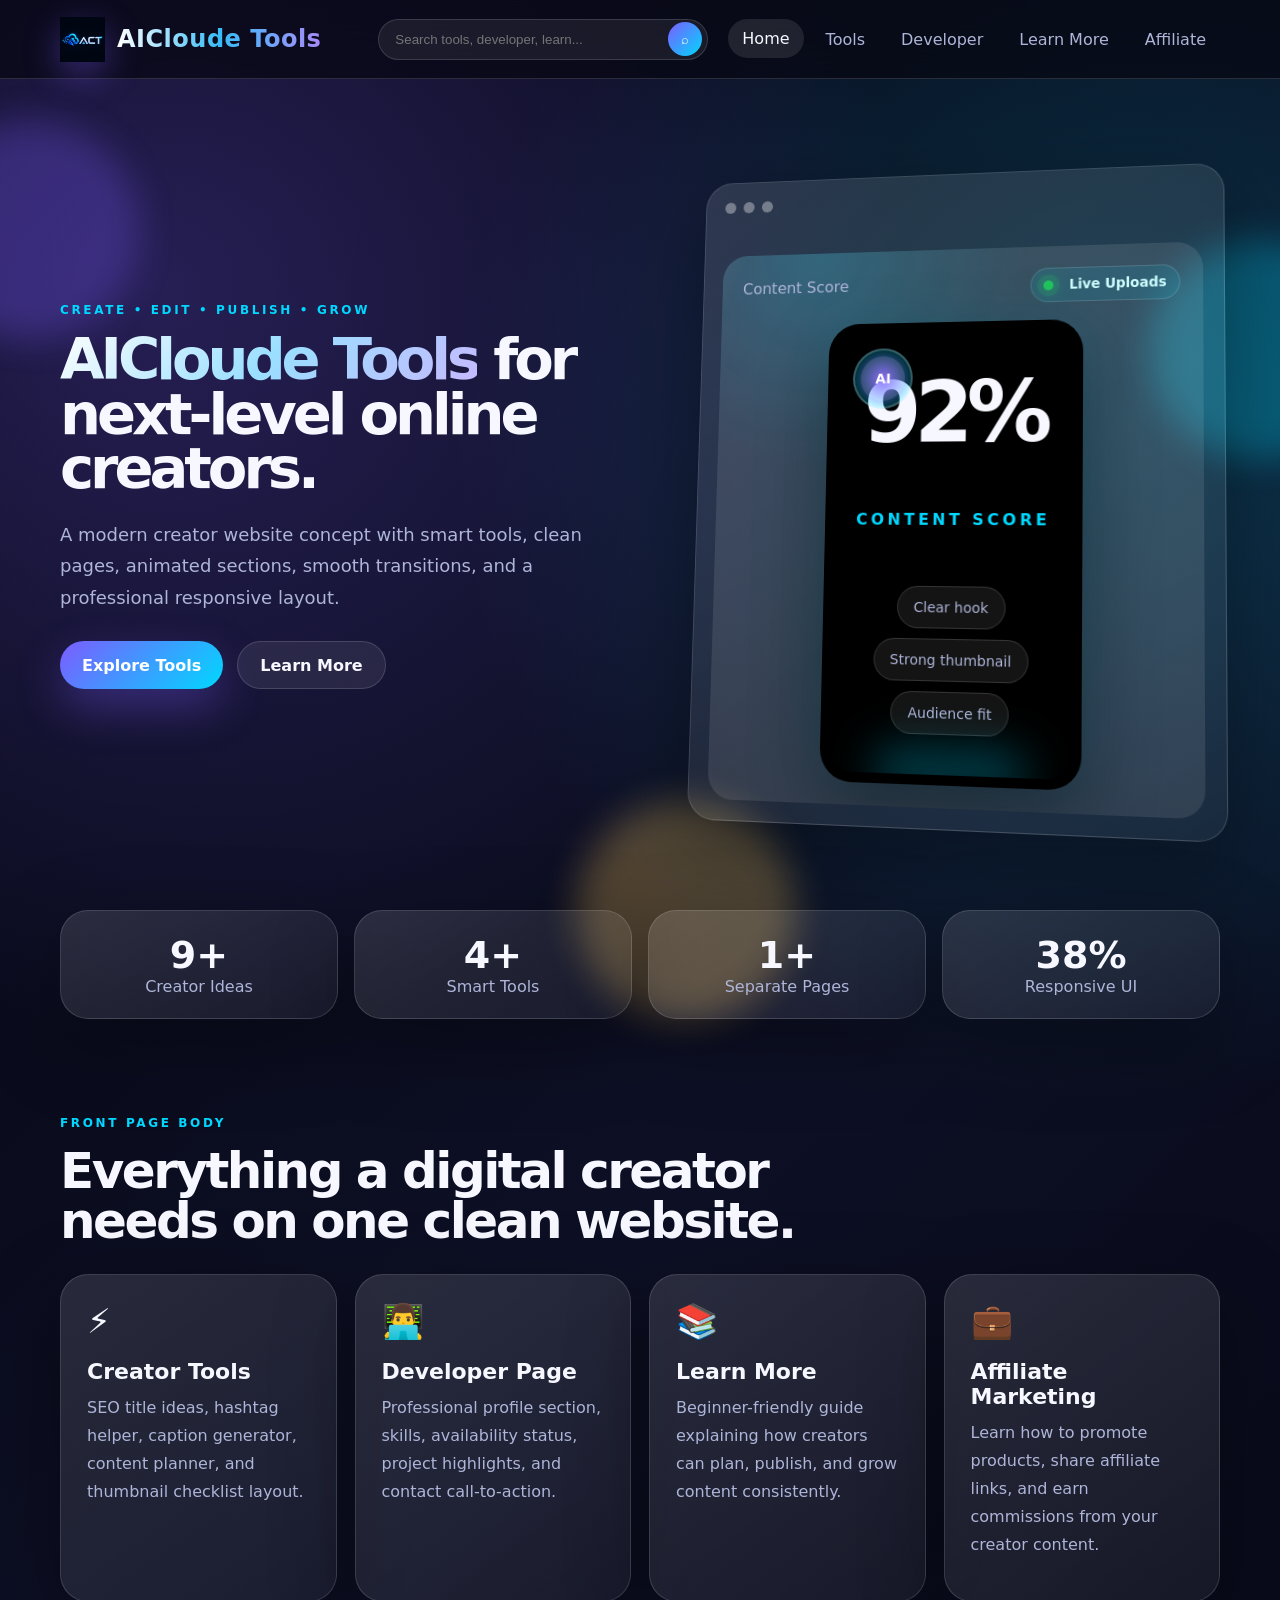
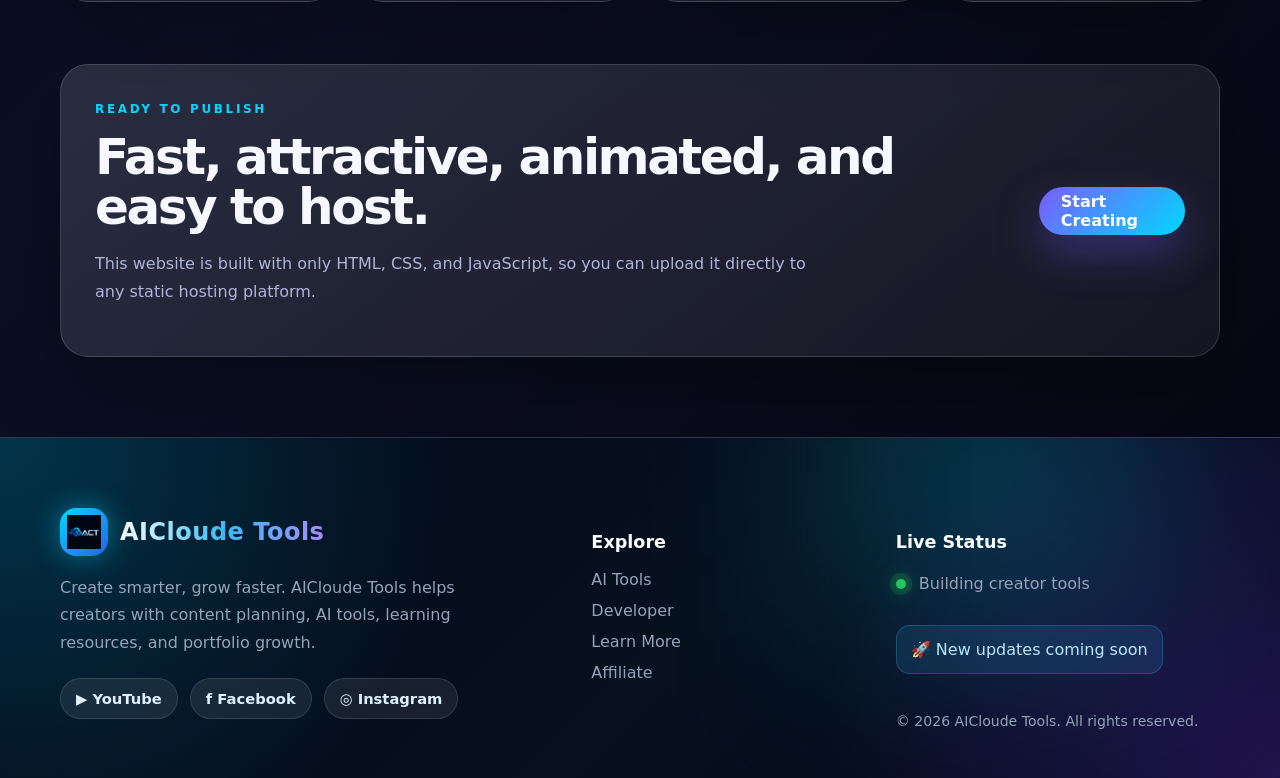
<file: index.html>
<!DOCTYPE html>
<html lang="en">
<head>
  <title>AICloud Tools - AI Video, AI Images, PDF Editor, Reels Downloader & More</title>
  <meta name="description"
    content="AICloud Tools is an all-in-one platform for AI video creation, AI-generated images, and entertainment. Download Instagram reels, edit PDFs, create Word & Excel files, remove image backgrounds, and solve all image-related tasks. Get latest stock market news, finance updates, and useful tools for students, creators, and everyday needs.">
  <meta charset="UTF-8" />
  <meta name="viewport" content="width=device-width, initial-scale=1.0" />
  <link rel="icon" href="Images/logo.png" type="image/png">
  <link rel="stylesheet" href="styles.css" />
</head>
<body data-page="home">
  <div class="page-transition"></div>
  <div class="bg-orbs" aria-hidden="true">
    <span></span><span></span><span></span>
  </div>

  <header class="site-header">
    <nav class="navbar container">
      <a class="brand magnetic" href="index.html" aria-label="AICloude Tools home">
        <span class="logo-mark"><img src="Images/logo.png" alt="AICloude Tools logo" /></span>
        <span class="logo-name">AICloude Tools</span>
      </a>

      <button class="menu-toggle" aria-label="Open menu" aria-expanded="false">
        <span></span><span></span><span></span>
      </button>

      <div class="nav-panel">
        <div class="search-box">
          <input id="siteSearch" type="search" placeholder="Search tools, developer, learn..." autocomplete="off" />
          <button id="searchBtn" aria-label="Search">⌕</button>
          <div id="searchResults" class="search-results" aria-live="polite"></div>
        </div>

        <ul class="nav-links">
          <li><a class="active" href="index.html">Home</a></li>
          <li><a href="Pages/tools.html">Tools</a></li>
          <li><a href="Pages/developer.html">Developer</a></li>
          <li><a href="Pages/learn-more.html">Learn More</a></li>
          <li><a href="Pages/affiliate.html">Affiliate</a></li>
        </ul>
      </div>
    </nav>
  </header>

  <main>
    <section class="hero container reveal">
      <div class="hero-copy">
        <p class="eyebrow">Create • Edit • Publish • Grow</p>
        <h1><a class="title-link" href="Pages/tools.html">AICloude Tools</a> for next-level online creators.</h1>
        <p class="hero-text">A modern creator website concept with smart tools, clean pages, animated sections, smooth transitions, and a professional responsive layout.</p>
        <div class="hero-actions">
          <a class="btn primary" href="Pages/tools.html">Explore Tools</a>
          <a class="btn ghost" href="Pages/learn-more.html">Learn More</a>
        </div>
      </div>

      <div class="hero-visual" aria-label="Animated creator dashboard preview">
        <div class="device-card shorts-device-card floaty">
          <div class="device-top"><span></span><span></span><span></span></div>
          <div class="auto-video-card shine">
            <div class="video-card-head">
              <div>
                <p>Content Score</p>
                <!-- <strong>Auto Channel Videos</strong> -->
              </div>
              <small><span class="live-dot"></span> Live Uploads</small>
            </div>

            <div class="shorts-player-shell" aria-label="Content score preview">
              <div class="avatar-badge" aria-label="Creator avatar">AI</div>
              <div class="score-shell">
                <div class="score-value">92%</div>
                <p>Content Score</p>
                <div class="score-badges">
                  <span>Clear hook</span>
                  <span>Strong thumbnail</span>
                  <span>Audience fit</span>
                </div>
              </div>
              <div class="video-glow"></div>
            </div>
          </div>
          <!-- <div class="mini-grid">
            <div><b>Auto</b><span>Play</span></div>
            <div><b>Muted</b><span>Audio Off</span></div>
            <div><b>Loop</b><span>One by one</span></div>
            <div><b>Auto</b><span>New Uploads</span></div>
          </div> -->
        </div>
      </div>
    </section>

    <section class="stats-strip container reveal">
      <article><strong data-count="25">0</strong><span>Creator Ideas</span></article>
      <article><strong data-count="12">0</strong><span>Smart Tools</span></article>
      <article><strong data-count="4">0</strong><span>Separate Pages</span></article>
      <article><strong data-count="100">0</strong><span>Responsive UI</span></article>
    </section>

    <section class="container section reveal">
      <div class="section-heading">
        <p class="eyebrow">Front Page Body</p>
        <h2>Everything a digital creator needs on one clean website.</h2>
      </div>
      <div class="feature-grid">
        <a class="feature-card" href="Pages/tools.html">
          <span class="card-icon">⚡</span>
          <h3>Creator Tools</h3>
          <p>SEO title ideas, hashtag helper, caption generator, content planner, and thumbnail checklist layout.</p>
        </a>
        <a class="feature-card" href="Pages/developer.html">
          <span class="card-icon">👨‍💻</span>
          <h3>Developer Page</h3>
          <p>Professional profile section, skills, availability status, project highlights, and contact call-to-action.</p>
        </a>
        <a class="feature-card" href="Pages/learn-more.html">
          <span class="card-icon">📚</span>
          <h3>Learn More</h3>
          <p>Beginner-friendly guide explaining how creators can plan, publish, and grow content consistently.</p>
        </a>
        <a class="feature-card" href="Pages/affiliate.html">
          <span class="card-icon">💼</span>
          <h3>Affiliate Marketing</h3>
          <p>Learn how to promote products, share affiliate links, and earn commissions from your creator content.</p>
        </a>
      </div>
    </section>

    <section class="cta-panel container reveal">
      <div>
        <p class="eyebrow">Ready to publish</p>
        <h2>Fast, attractive, animated, and easy to host.</h2>
        <p>This website is built with only HTML, CSS, and JavaScript, so you can upload it directly to any static hosting platform.</p>
      </div>
      <a class="btn primary" href="Pages/tools.html">Start Creating</a>
    </section>
  </main>

  <footer class="site-footer">
    <div class="footer-glow"></div>

    <div class="container footer-grid">
      <div class="footer-about">
        <a class="brand footer-brand" href="index.html">
          <span class="logo-mark"><img src="Images/logo.png" alt="AICloude Tools logo" /></span>
          <span class="logo-name">AICloude Tools</span>
        </a>

        <p>
          Create smarter, grow faster. AICloude Tools helps creators with content planning,
          AI tools, learning resources, and portfolio growth.
        </p>

        <div class="footer-social">
          <a class="social-link youtube" href="https://www.youtube.com/channel/UCzxpUkSJjWvFqvvDOSSu3nQ" aria-label="YouTube">▶ YouTube</a>
          <a class="social-link facebook" href="https://www.facebook.com/share/1UuDpsNNCD/" aria-label="Facebook">f Facebook</a>
          <a class="social-link instagram" href="https://www.instagram.com/nganimationcr/" aria-label="Instagram">◎ Instagram</a>
        </div>
      </div>

      <div class="footer-links">
        <h4>Explore</h4>
        <a href="Pages/tools.html">AI Tools</a>
        <a href="Pages/developer.html">Developer</a>
        <a href="Pages/learn-more.html">Learn More</a>
        <a href="Pages/affiliate.html">Affiliate</a>
      </div>

      <div class="footer-status">
        <h4>Live Status</h4>
        <p><span class="live-dot"></span> Building creator tools</p>
        <p class="footer-badge">🚀 New updates coming soon</p>
        <p class="copyright">© <span id="year"></span> AICloude Tools. All rights reserved.</p>
      </div>
    </div>
  </footer>
  <script src="script.js"></script>
</body>
</html>
</file>
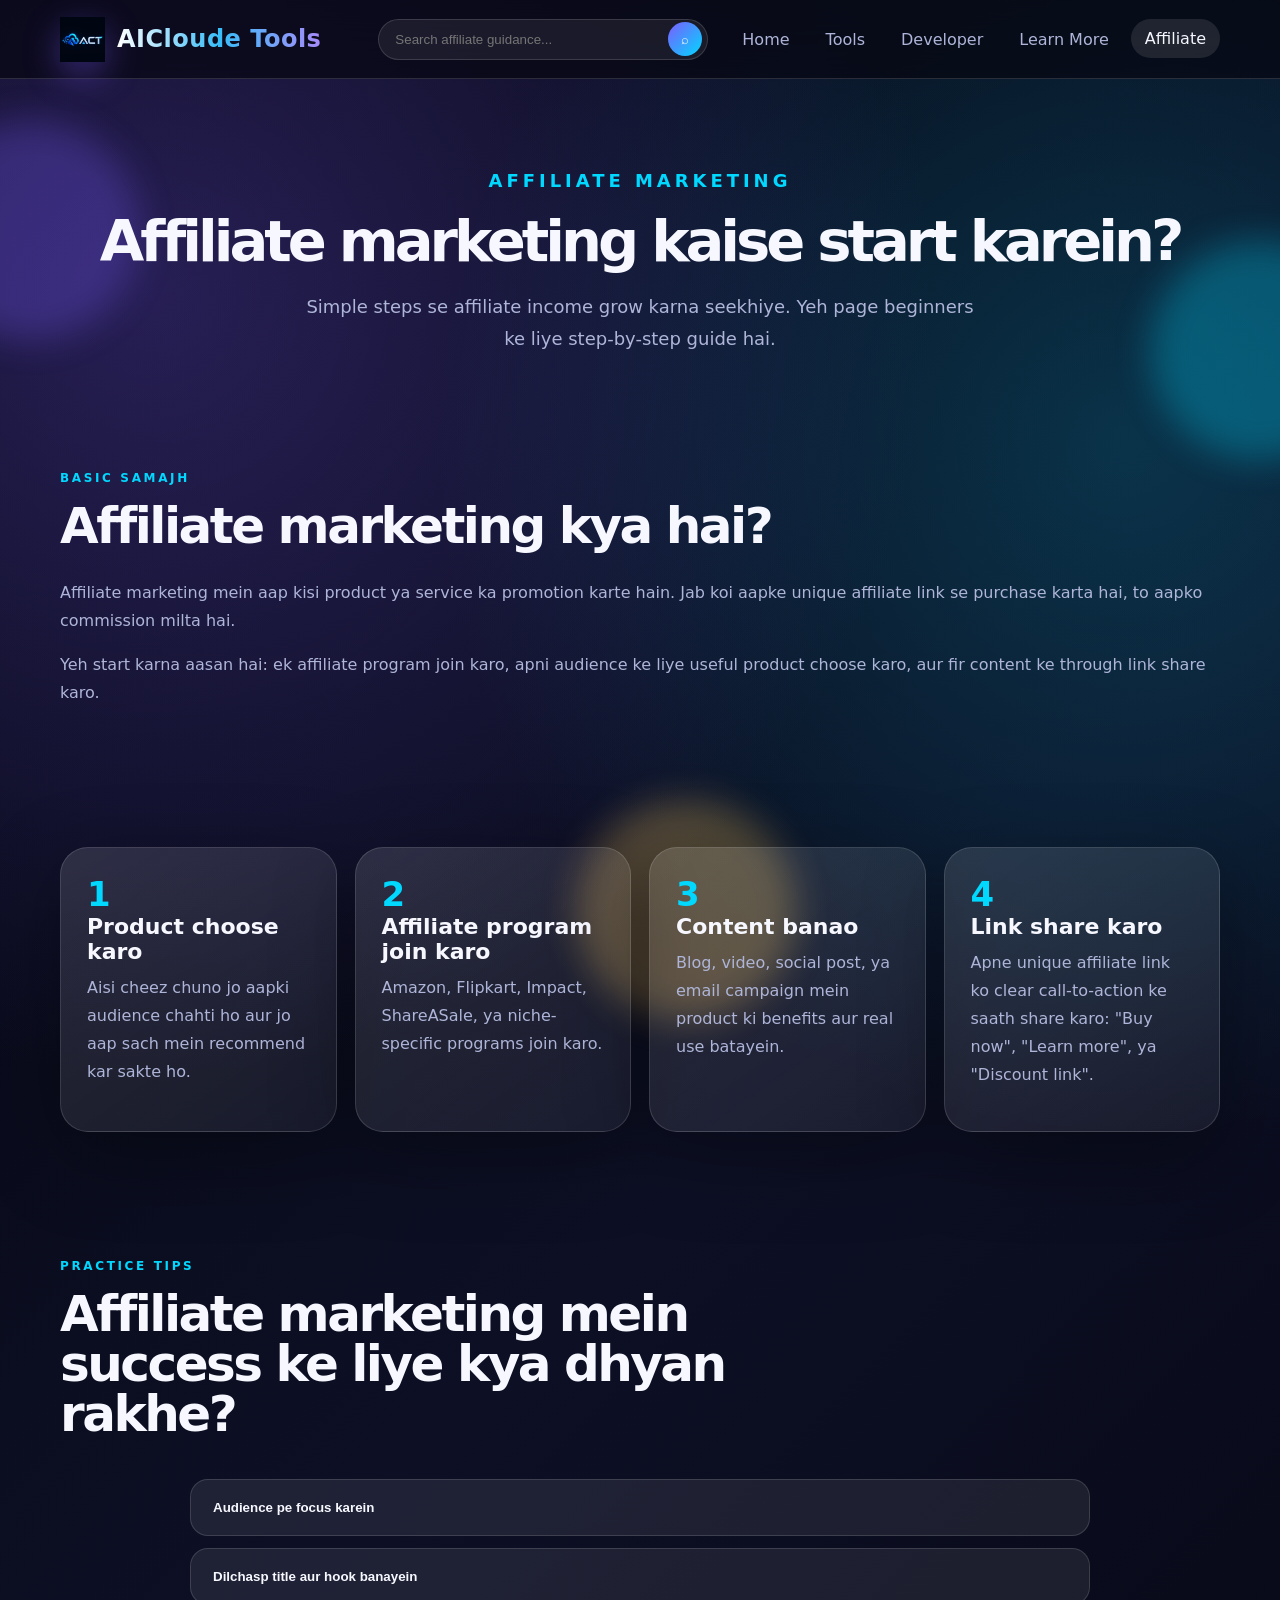
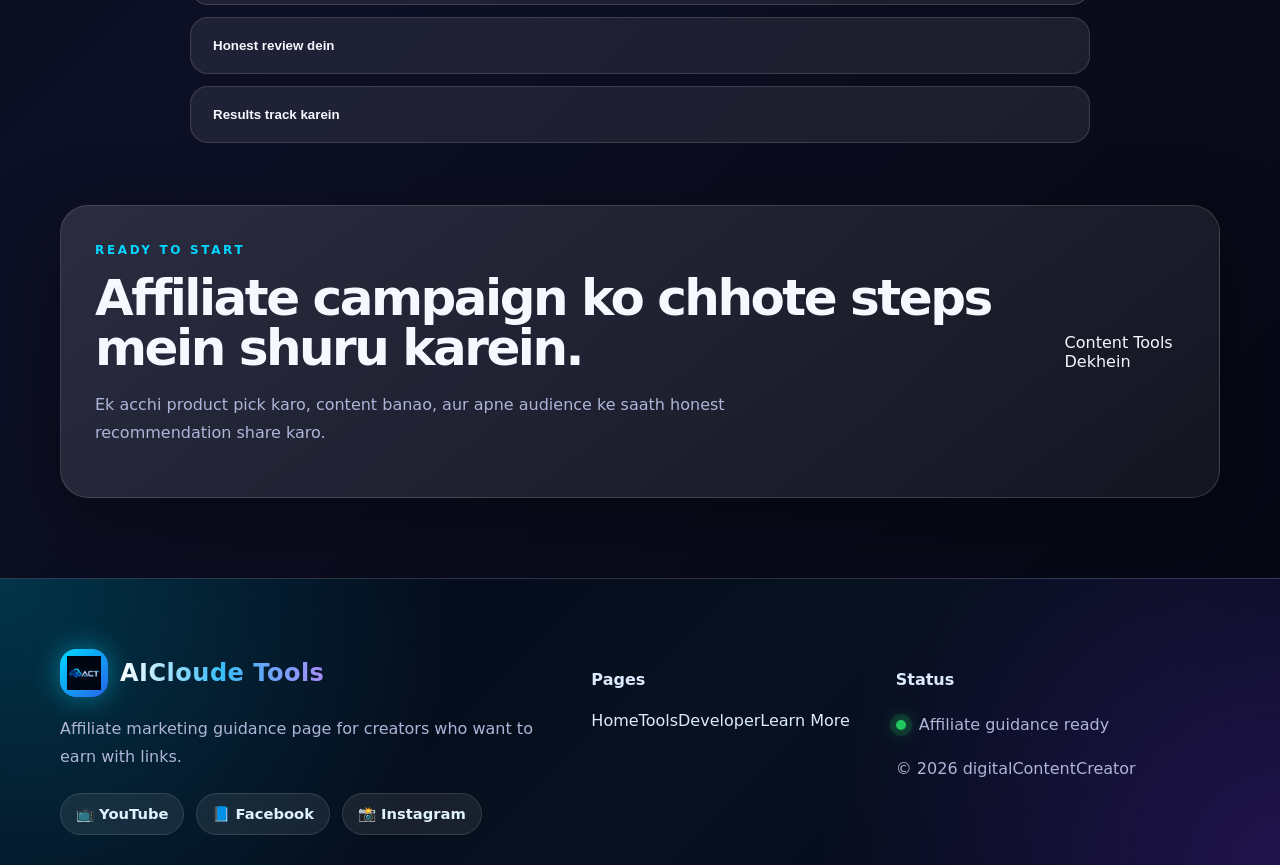
<file: Pages/affiliate.html>
<!DOCTYPE html>
<html lang="en">
<head>
  <meta charset="UTF-8" />
  <meta name="viewport" content="width=device-width, initial-scale=1.0" />
  <title>AICloude Tools | Affiliate</title>
  <link rel="icon" href="../Images/logo.png" type="image/png">
  <link rel="stylesheet" href="../styles.css" />
</head>
<body data-page="affiliate">
  <div class="page-transition"></div>
  <div class="bg-orbs" aria-hidden="true"><span></span><span></span><span></span></div>

  <header class="site-header">
    <nav class="navbar container">
      <a class="brand magnetic" href="../index.html" aria-label="AICloude Tools home"><span class="logo-mark"><img src="../Images/logo.png" alt="AICloude Tools logo" /></span><span class="logo-name">AICloude Tools</span></a>
      <button class="menu-toggle" aria-label="Open menu" aria-expanded="false"><span></span><span></span><span></span></button>
      <div class="nav-panel">
        <div class="search-box">
          <input id="siteSearch" type="search" placeholder="Search affiliate guidance..." autocomplete="off" />
          <button id="searchBtn" aria-label="Search">⌕</button>
          <div id="searchResults" class="search-results" aria-live="polite"></div>
        </div>
        <ul class="nav-links">
          <li><a href="../index.html">Home</a></li>
          <li><a href="tools.html">Tools</a></li>
          <li><a href="developer.html">Developer</a></li>
          <li><a href="learn-more.html">Learn More</a></li>
          <li><a class="active" href="affiliate.html">Affiliate</a></li>
        </ul>
      </div>
    </nav>
  </header>

  <main>
    <section class="sub-hero container reveal">
      <p class="eyebrow">Affiliate Marketing</p>
      <h1>Affiliate marketing kaise start karein?</h1>
      <p>Simple steps se affiliate income grow karna seekhiye. Yeh page beginners ke liye step-by-step guide hai.</p>
    </section>

    <section class="container section reveal">
      <div class="section-heading">
        <p class="eyebrow">Basic Samajh</p>
        <h2>Affiliate marketing kya hai?</h2>
      </div>
      <p>Affiliate marketing mein aap kisi product ya service ka promotion karte hain. Jab koi aapke unique affiliate link se purchase karta hai, to aapko commission milta hai.</p>
      <p>Yeh start karna aasan hai: ek affiliate program join karo, apni audience ke liye useful product choose karo, aur fir content ke through link share karo.</p>
    </section>

    <section class="container section reveal">
      <div class="learn-grid">
        <article class="learn-card"><span>1</span><h3>Product choose karo</h3><p>Aisi cheez chuno jo aapki audience chahti ho aur jo aap sach mein recommend kar sakte ho.</p></article>
        <article class="learn-card"><span>2</span><h3>Affiliate program join karo</h3><p>Amazon, Flipkart, Impact, ShareASale, ya niche-specific programs join karo.</p></article>
        <article class="learn-card"><span>3</span><h3>Content banao</h3><p>Blog, video, social post, ya email campaign mein product ki benefits aur real use batayein.</p></article>
        <article class="learn-card"><span>4</span><h3>Link share karo</h3><p>Apne unique affiliate link ko clear call-to-action ke saath share karo: "Buy now", "Learn more", ya "Discount link".</p></article>
      </div>
    </section>

    <section class="container section reveal">
      <div class="section-heading">
        <p class="eyebrow">Practice Tips</p>
        <h2>Affiliate marketing mein success ke liye kya dhyan rakhe?</h2>
      </div>
      <div class="accordion">
        <button class="accordion-btn">Audience pe focus karein</button>
        <div class="accordion-panel"><p>Aapka audience kis cheez mein interested hai, yeh samajhna sabse zaroori hai. Unke problem ko solve karne wala product chunen.</p></div>

        <button class="accordion-btn">Dilchasp title aur hook banayein</button>
        <div class="accordion-panel"><p>Content ka start strong hona chahiye. Log pehle 3 seconds mein decide karte hain kya dekhna hai.</p></div>

        <button class="accordion-btn">Honest review dein</button>
        <div class="accordion-panel"><p>Safai se bataein product kya karta hai aur kis situation mein best hai. Trust build karne se conversion badhta hai.</p></div>

        <button class="accordion-btn">Results track karein</button>
        <div class="accordion-panel"><p>Link clicks aur sales ko monitor karein. Jo content accha perform kare usi par aur kaam karein.</p></div>
      </div>
    </section>

    <section class="cta-panel container reveal">
      <div>
        <p class="eyebrow">Ready to start</p>
        <h2>Affiliate campaign ko chhote steps mein shuru karein.</h2>
        <p>Ek acchi product pick karo, content banao, aur apne audience ke saath honest recommendation share karo.</p>
      </div>
      <a class=\"btn primary\" href=\"tools.html\">Content Tools Dekhein</a>
    </section>
  </main>

  <footer class="site-footer">
    <div class="container footer-grid">
      <div><a class="brand footer-brand" href="../index.html"><span class="logo-mark"><img src="../Images/logo.png" alt="AICloude Tools logo" /></span><span class="logo-name">AICloude Tools</span></a><p>Affiliate marketing guidance page for creators who want to earn with links.</p><div class="footer-social"><a class="social-link" href="#" aria-label="YouTube">📺 YouTube</a><a class="social-link" href="#" aria-label="Facebook">📘 Facebook</a><a class="social-link" href="#" aria-label="Instagram">📸 Instagram</a></div></div>
      <div><h4>Pages</h4><a href="../index.html">Home</a><a href="tools.html">Tools</a><a href="developer.html">Developer</a><a href="learn-more.html">Learn More</a></div>
      <div><h4>Status</h4><p><span class="live-dot"></span> Affiliate guidance ready</p><p>© <span id="year"></span> digitalContentCreator</p></div>
    </div>
  </footer>
  <script src="../script.js"></script>
</body>
</html>
</file>
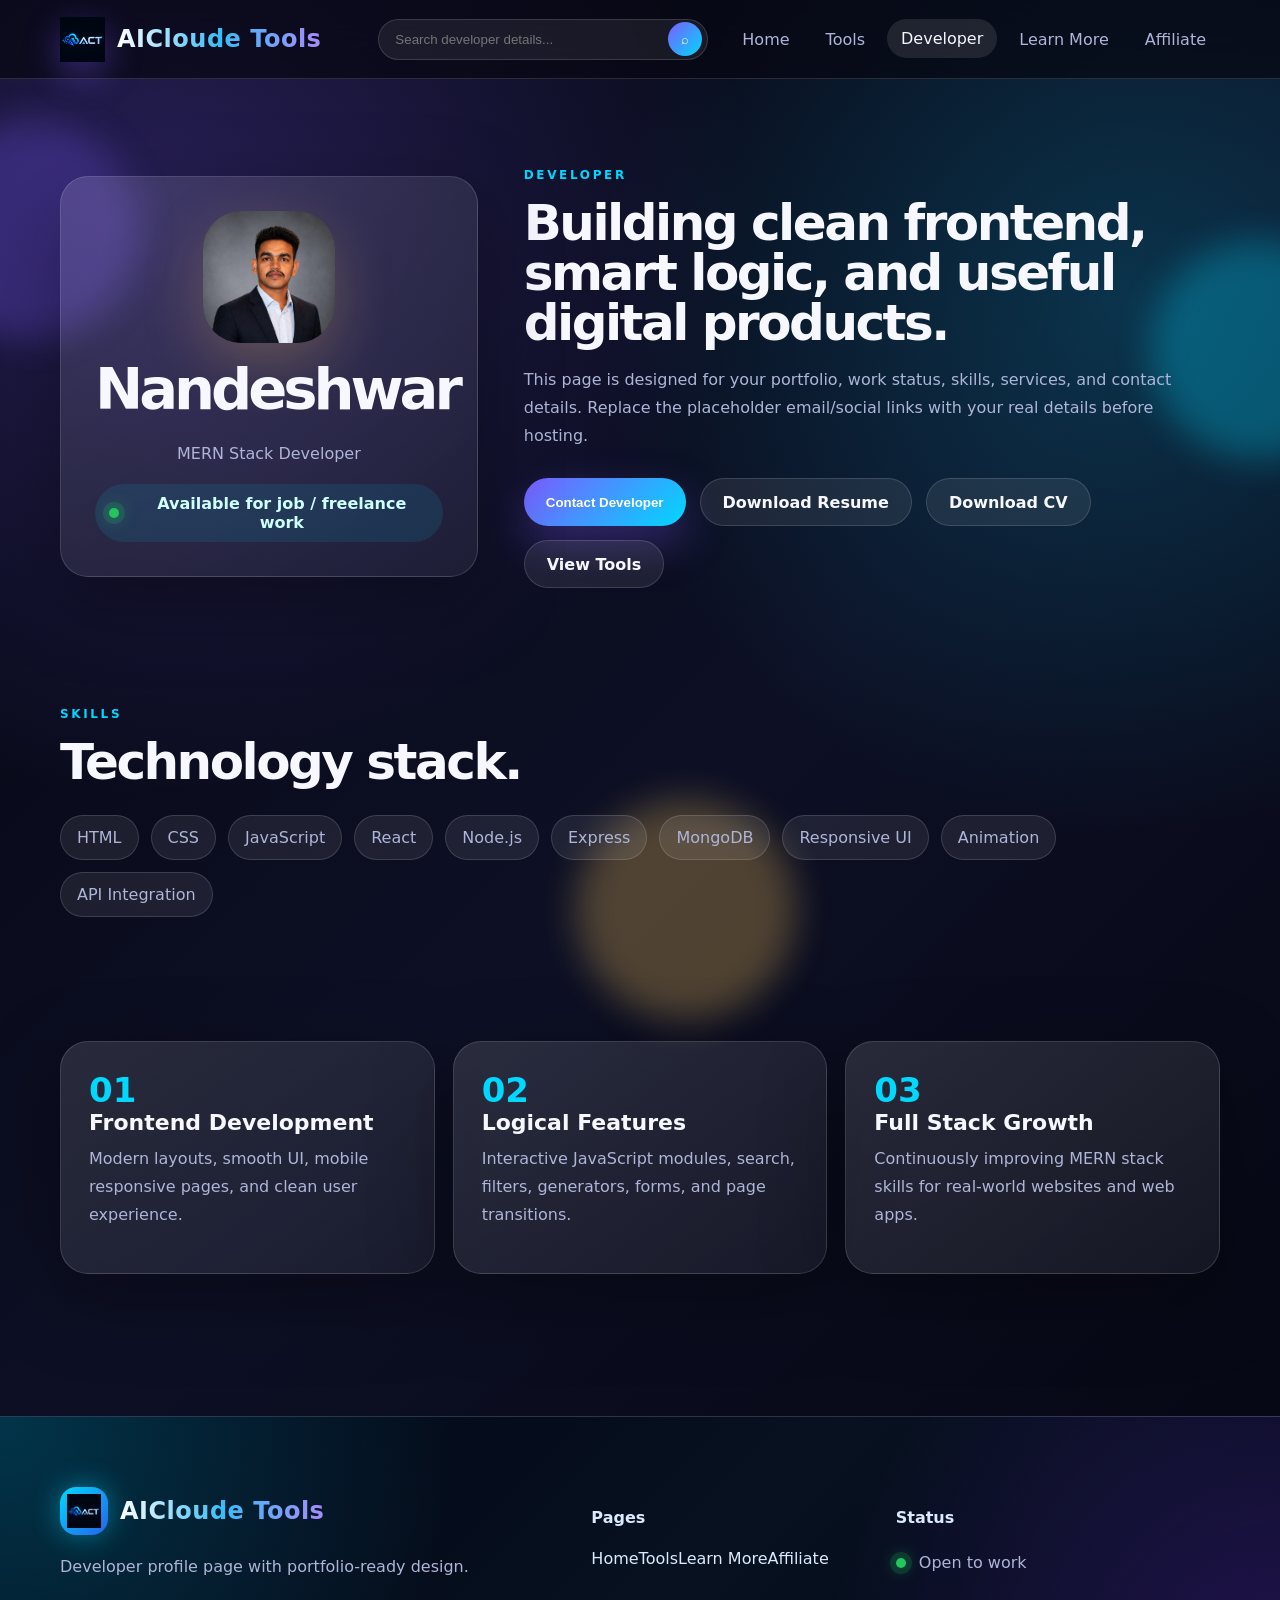
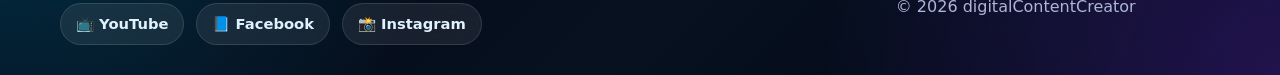
<file: Pages/developer.html>
<!DOCTYPE html>
<html lang="en">

<head>
  <meta charset="UTF-8" />
  <meta name="viewport" content="width=device-width, initial-scale=1.0" />
  <title>AICloude Tools | Developer</title>
  <link rel="icon" href="../Images/logo.png" type="image/png">
  <link rel="stylesheet" href="../styles.css" />
</head>

<body data-page="developer">
  <div class="page-transition"></div>
  <div class="bg-orbs" aria-hidden="true"><span></span><span></span><span></span></div>

  <header class="site-header">
    <nav class="navbar container">
      <a class="brand magnetic" href="../index.html" aria-label="AICloude Tools home"><span class="logo-mark"><img
            src="../Images/logo.png" alt="AICloude Tools logo" /></span><span class="logo-name">AICloude
          Tools</span></a>
      <button class="menu-toggle" aria-label="Open menu"
        aria-expanded="false"><span></span><span></span><span></span></button>
      <div class="nav-panel">
        <div class="search-box">
          <input id="siteSearch" type="search" placeholder="Search developer details..." autocomplete="off" />
          <button id="searchBtn" aria-label="Search">⌕</button>
          <div id="searchResults" class="search-results" aria-live="polite"></div>
        </div>
        <ul class="nav-links">
          <li><a href="../index.html">Home</a></li>
          <li><a href="tools.html">Tools</a></li>
          <li><a class="active" href="developer.html">Developer</a></li>
          <li><a href="learn-more.html">Learn More</a></li>
          <li><a href="affiliate.html">Affiliate</a></li>
        </ul>
      </div>
    </nav>
  </header>
  <div class="contact-modal" id="contactModal">
    <div class="contact-frame">
      <button class="close-contact" id="closeContact">×</button>

      <div class="contact-header">
        <div class="contact-photo"> </div>

        <div>
          <p class="eyebrow">Developer Profile</p>
          <h2>Nandeshwar</h2>
          <p class="developer-role">MERN Stack Developer</p>
          <span class="availability small">
            <span class="live-dot"></span> Available for job / freelance work
          </span>
        </div>
      </div>

      <div class="contact-details-grid">
        <div class="detail-card">
          <span>Name</span>
          <strong>Nandeshwar</strong>
        </div>

        <div class="detail-card">
          <span>Email</span>
          <strong>nandeshwar7678@gmail.com</strong>
        </div>

        <div class="detail-card">
          <span>Contact</span>
          <strong>+91 7565899607</strong>
        </div>

        <div class="detail-card">
          <span>India</span>
          <strong>Gorakhpur, Uttar Pradesh, India</strong>
        </div>

        <div class="detail-card">
          <span>Relocation</span>
          <strong>Ready to relocate / Remote work</strong>
        </div>

        <div class="detail-card">
          <span>Experience</span>
          <strong>Frontend + MERN Projects</strong>
        </div>
      </div>

      <div class="contact-section">
        <h3>Skills</h3>
        <div class="skill-list mini">
          <span>HTML</span>
          <span>CSS</span>
          <span>JavaScript</span>
          <span>React</span>
          <span>Node.js</span>
          <span>Express</span>
          <span>MongoDB</span>
          <span>API Integration</span>
          <span>Responsive UI</span>
        </div>
      </div>

      <div class="contact-section">
        <h3>About Me</h3>
        <p>
          I build clean, responsive and user-friendly websites with modern UI,
          animations, JavaScript features, and MERN stack development.
        </p>
      </div>

      <div class="contact-actions">
        <a class="btn primary" href="mailto:nandeshwar7678@gmail.com">Send Email</a>
        <a class=\"btn ghost\" href=\"../Resume/nandeshwar-resume.pdf\" download>Download Resume</a>
      </div>
    </div>
  </div>
  <main>
    <section class="developer-hero container reveal">
      <div class="profile-card shine">
        <div class="profile-photo"></div>
        <h1>Nandeshwar</h1>
        <p>MERN Stack Developer</p>
        <span class="availability"><span class="live-dot"></span> Available for job / freelance work</span>
      </div>
      <div class="developer-copy">
        <p class="eyebrow">Developer</p>
        <h2>Building clean frontend, smart logic, and useful digital products.</h2>
        <p>This page is designed for your portfolio, work status, skills, services, and contact details. Replace the
          placeholder email/social links with your real details before hosting.</p>
        <div class="hero-actions">
          <button class="btn primary" id="openContact">Contact Developer</button>
          <a class="btn ghost" href="../Resume/Resume_.pdf" download>Download Resume</a>
          <a class="btn ghost" href="../Resume/CV.pdf" download>Download CV</a>
          <a class="btn ghost" href="tools.html">View Tools</a>
        </div>
      </div>
    </section>

    <section class="container section reveal">
      <div class="section-heading">
        <p class="eyebrow">Skills</p>
        <h2>Technology stack.</h2>
      </div>
      <div class="skill-list">
        <span>HTML</span><span>CSS</span><span>JavaScript</span><span>React</span><span>Node.js</span><span>Express</span><span>MongoDB</span><span>Responsive
          UI</span><span>Animation</span><span>API Integration</span>
      </div>
    </section>

    <section class="container section reveal">
      <div class="timeline">
        <article><span>01</span>
          <h3>Frontend Development</h3>
          <p>Modern layouts, smooth UI, mobile responsive pages, and clean user experience.</p>
        </article>
        <article><span>02</span>
          <h3>Logical Features</h3>
          <p>Interactive JavaScript modules, search, filters, generators, forms, and page transitions.</p>
        </article>
        <article><span>03</span>
          <h3>Full Stack Growth</h3>
          <p>Continuously improving MERN stack skills for real-world websites and web apps.</p>
        </article>
      </div>
    </section>
  </main>

  <footer class="site-footer">
    <div class="container footer-grid">
      <div><a class="brand footer-brand" href="../index.html"><span class="logo-mark"><img src="../Images/logo.png"
              alt="AICloude Tools logo" /></span><span class="logo-name">AICloude Tools</span></a>
        <p>Developer profile page with portfolio-ready design.</p>
        <div class="footer-social"><a class="social-link" href="#" aria-label="YouTube">📺 YouTube</a><a
            class="social-link" href="#" aria-label="Facebook">📘 Facebook</a><a class="social-link" href="#"
            aria-label="Instagram">📸 Instagram</a></div>
      </div>
      <div>
        <h4>Pages</h4><a href="../index.html">Home</a><a href="tools.html">Tools</a><a href="learn-more.html">Learn
          More</a><a href="affiliate.html">Affiliate</a>
      </div>
      <div>
        <h4>Status</h4>
        <p><span class="live-dot"></span> Open to work</p>
        <p>© <span id="year"></span> digitalContentCreator</p>
      </div>
    </div>
  </footer>
  <script src="../script.js"></script>
</body>

</html>
</file>
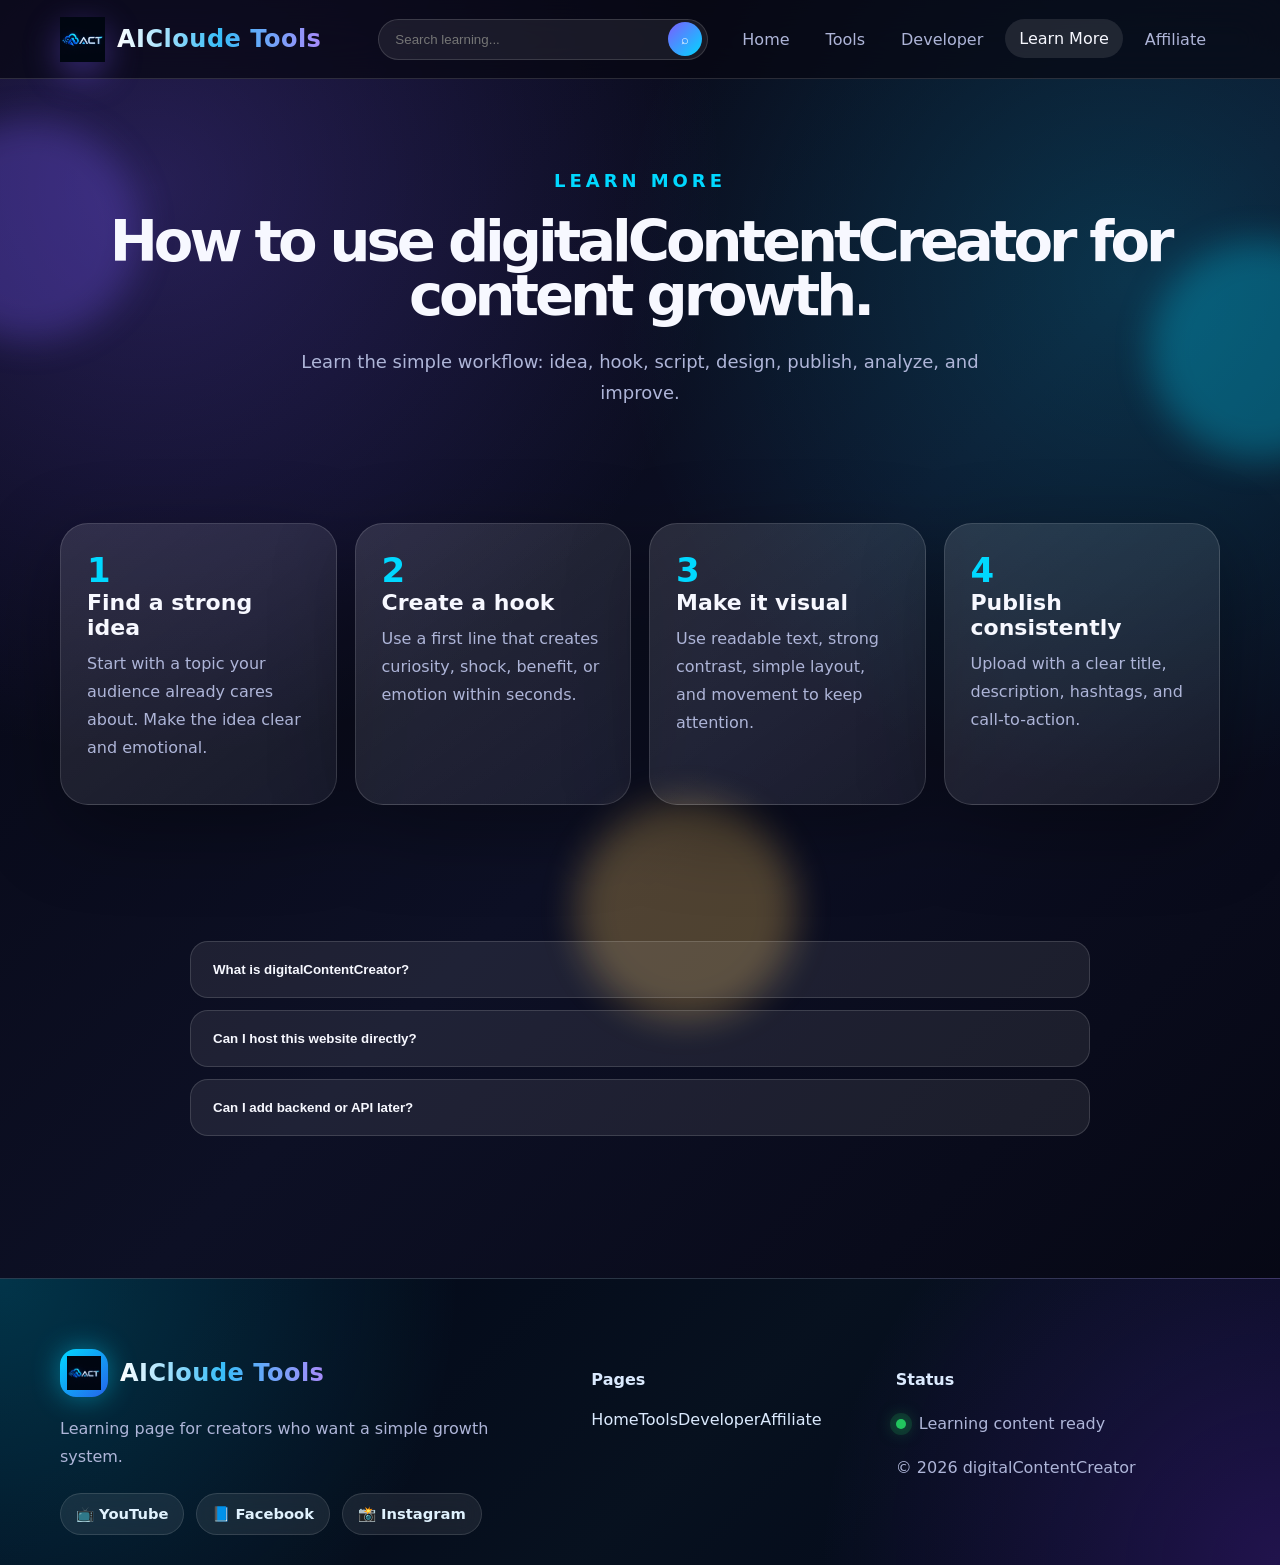
<file: Pages/learn-more.html>
<!DOCTYPE html>
<html lang="en">
<head>
  <meta charset="UTF-8" />
  <meta name="viewport" content="width=device-width, initial-scale=1.0" />
  <title>AICloude Tools | Learn More</title>
  <link rel="icon" href="../Images/logo.png" type="image/png">
  <link rel="stylesheet" href="../styles.css" />
</head>
<body data-page="learn">
  <div class="page-transition"></div>
  <div class="bg-orbs" aria-hidden="true"><span></span><span></span><span></span></div>

  <header class="site-header">
    <nav class="navbar container">
      <a class="brand magnetic" href="../index.html" aria-label="AICloude Tools home"><span class="logo-mark"><img src="../Images/logo.png" alt="AICloude Tools logo" /></span><span class="logo-name">AICloude Tools</span></a>
      <button class="menu-toggle" aria-label="Open menu" aria-expanded="false"><span></span><span></span><span></span></button>
      <div class="nav-panel">
        <div class="search-box">
          <input id="siteSearch" type="search" placeholder="Search learning..." autocomplete="off" />
          <button id="searchBtn" aria-label="Search">⌕</button>
          <div id="searchResults" class="search-results" aria-live="polite"></div>
        </div>
        <ul class="nav-links">
          <li><a href="../index.html">Home</a></li>
          <li><a href="tools.html">Tools</a></li>
          <li><a href="developer.html">Developer</a></li>
          <li><a class="active" href="learn-more.html">Learn More</a></li>
          <li><a href="affiliate.html">Affiliate</a></li>
        </ul>
      </div>
    </nav>
  </header>

  <main>
    <section class="sub-hero container reveal">
      <p class="eyebrow">Learn More</p>
      <h1>How to use digitalContentCreator for content growth.</h1>
      <p>Learn the simple workflow: idea, hook, script, design, publish, analyze, and improve.</p>
    </section>

    <section class="container section reveal">
      <div class="learn-grid">
        <article class="learn-card"><span>1</span><h3>Find a strong idea</h3><p>Start with a topic your audience already cares about. Make the idea clear and emotional.</p></article>
        <article class="learn-card"><span>2</span><h3>Create a hook</h3><p>Use a first line that creates curiosity, shock, benefit, or emotion within seconds.</p></article>
        <article class="learn-card"><span>3</span><h3>Make it visual</h3><p>Use readable text, strong contrast, simple layout, and movement to keep attention.</p></article>
        <article class="learn-card"><span>4</span><h3>Publish consistently</h3><p>Upload with a clear title, description, hashtags, and call-to-action.</p></article>
      </div>
    </section>

    <section class="container section reveal">
      <div class="accordion">
        <button class="accordion-btn">What is digitalContentCreator?</button>
        <div class="accordion-panel"><p>It is a modern static website concept for creators, developers, social media managers, and learners.</p></div>

        <button class="accordion-btn">Can I host this website directly?</button>
        <div class="accordion-panel"><p>Yes. Upload all files to Netlify, Vercel, GitHub Pages, Hostinger, or any normal web hosting panel.</p></div>

        <button class="accordion-btn">Can I add backend or API later?</button>
        <div class="accordion-panel"><p>Yes. The design is frontend-only now, but you can connect APIs, databases, authentication, and admin panels later.</p></div>
      </div>
    </section>
  </main>

  <footer class="site-footer">
    <div class="container footer-grid">
      <div><a class="brand footer-brand" href="../index.html"><span class="logo-mark"><img src="../Images/logo.png" alt="AICloude Tools logo" /></span><span class="logo-name">AICloude Tools</span></a><p>Learning page for creators who want a simple growth system.</p><div class="footer-social"><a class="social-link" href="#" aria-label="YouTube">📺 YouTube</a><a class="social-link" href="#" aria-label="Facebook">📘 Facebook</a><a class="social-link" href="#" aria-label="Instagram">📸 Instagram</a></div></div>
      <div><h4>Pages</h4><a href="../index.html">Home</a><a href="tools.html">Tools</a><a href="developer.html">Developer</a><a href="affiliate.html">Affiliate</a></div>
      <div><h4>Status</h4><p><span class="live-dot"></span> Learning content ready</p><p>© <span id="year"></span> digitalContentCreator</p></div>
    </div>
  </footer>
  <script src="../script.js"></script>
</body>
</html>
</file>
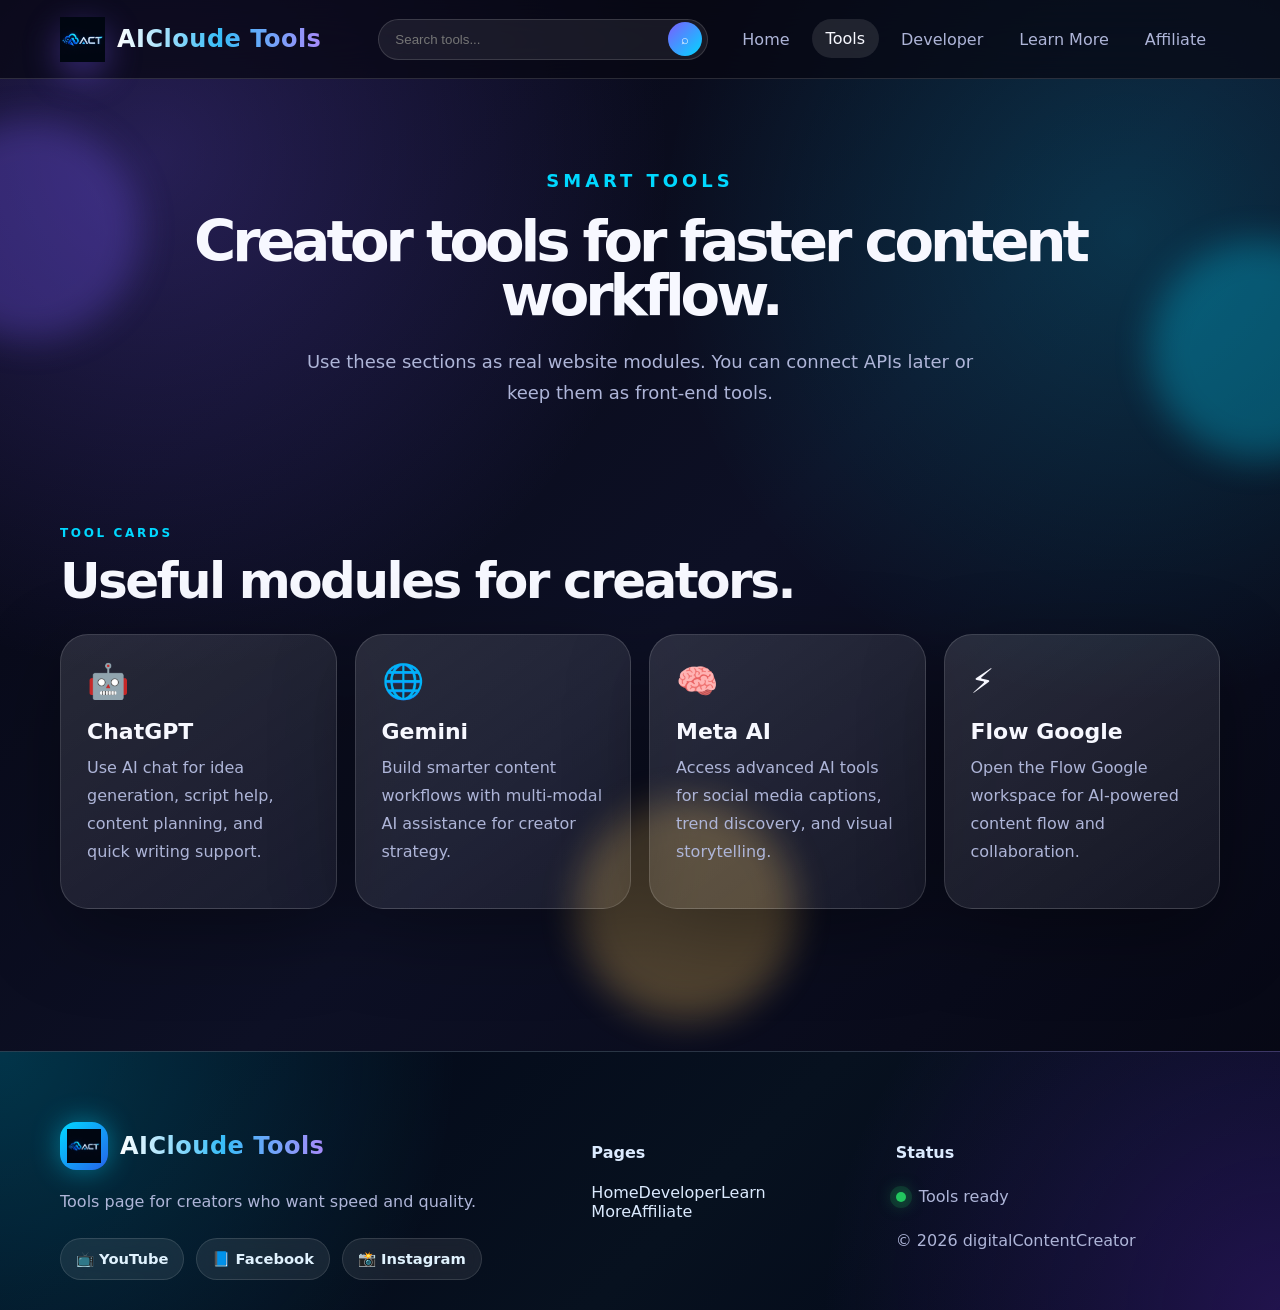
<file: Pages/tools.html>
<!DOCTYPE html>
<html lang="en">
<head>
  <meta charset="UTF-8" />
  <meta name="viewport" content="width=device-width, initial-scale=1.0" />
  <title>AICloude Tools | Tools</title>
  <link rel="icon" href="../Images/logo.png" type="image/png">
  <link rel="stylesheet" href="../styles.css" />
</head>
<body data-page="tools">
  <div class="page-transition"></div>
  <div class="bg-orbs" aria-hidden="true"><span></span><span></span><span></span></div>

  <header class="site-header">
    <nav class="navbar container">
      <a class="brand magnetic" href="../index.html" aria-label="AICloude Tools home"><span class="logo-mark"><img src="../Images/logo.png" alt="AICloude Tools logo" /></span><span class="logo-name">AICloude Tools</span></a>
      <button class="menu-toggle" aria-label="Open menu" aria-expanded="false"><span></span><span></span><span></span></button>
      <div class="nav-panel">
        <div class="search-box">
          <input id="siteSearch" type="search" placeholder="Search tools..." autocomplete="off" />
          <button id="searchBtn" aria-label="Search">⌕</button>
          <div id="searchResults" class="search-results" aria-live="polite"></div>
        </div>
        <ul class="nav-links">
          <li><a href="../index.html">Home</a></li>
          <li><a class="active" href="tools.html">Tools</a></li>
          <li><a href="developer.html">Developer</a></li>
          <li><a href="learn-more.html">Learn More</a></li>
          <li><a href="affiliate.html">Affiliate</a></li>
        </ul>
      </div>
    </nav>
  </header>

  <main>
    <section class="sub-hero container reveal">
      <p class="eyebrow">Smart Tools</p>
      <h1>Creator tools for faster content workflow.</h1>
      <p>Use these sections as real website modules. You can connect APIs later or keep them as front-end tools.</p>
    </section>

    <!-- <section class="container section reveal">
      <div class="tool-lab">
        <div class="generator-card">
          <h2>Title + Hashtag Idea Generator</h2>
          <p>Type your topic and get a quick content title plus hashtag set.</p>
          <div class="input-row">
            <input id="topicInput" type="text" placeholder="Example: AI video editing, kids story, stock market" />
            <button class="btn primary" id="generateBtn">Generate</button>
          </div>
          <div id="generatedOutput" class="output-box">Your result will appear here...</div>
        </div>

        <div class="checklist-card">
          <h2>Publishing Checklist</h2>
          <label><input type="checkbox" /> Strong hook in first 3 seconds</label>
          <label><input type="checkbox" /> Clear thumbnail text</label>
          <label><input type="checkbox" /> SEO title and description</label>
          <label><input type="checkbox" /> Hashtags and keywords added</label>
          <label><input type="checkbox" /> Call-to-action included</label>
        </div>
      </div>
    </section> -->

    <section class="container section reveal">
      <div class="section-heading"> 
        <p class="eyebrow">Tool Cards</p>
        <h2>Useful modules for creators.</h2>
      </div>
      <div class="feature-grid tools-grid">
        <a class="feature-card" href="https://chatgpt.com"target="_blank" rel="noopener"><span class="card-icon">🤖</span><h3>ChatGPT</h3><p>Use AI chat for idea generation, script help, content planning, and quick writing support.</p></a>
        <a class="feature-card" href="https://gemini.google.com"target="_blank" rel="noopener"><span class="card-icon">🌐</span><h3>Gemini</h3><p>Build smarter content workflows with multi-modal AI assistance for creator strategy.</p></a>
        <a class="feature-card" href="https://meta.ai"target="_blank" rel="noopener"><span class="card-icon">🧠</span><h3>Meta AI</h3><p>Access advanced AI tools for social media captions, trend discovery, and visual storytelling.</p></a>
        <a class="feature-card" href="https://flow.google" target="_blank" rel="noopener"><span class="card-icon">⚡</span><h3>Flow Google</h3><p>Open the Flow Google workspace for AI-powered content flow and collaboration.</p></a>
      </div>
    </section>
  </main>

  <footer class="site-footer">
    <div class="container footer-grid">
      <div><a class="brand footer-brand" href="../index.html"><span class="logo-mark"><img src="../Images/logo.png" alt="AICloude Tools logo" /></span><span class="logo-name">AICloude Tools</span></a><p>Tools page for creators who want speed and quality.</p><div class="footer-social"><a class="social-link" href="#" aria-label="YouTube">📺 YouTube</a><a class="social-link" href="#" aria-label="Facebook">📘 Facebook</a><a class="social-link" href="#" aria-label="Instagram">📸 Instagram</a></div></div>
      <div><h4>Pages</h4><a href="../index.html">Home</a><a href="developer.html">Developer</a><a href="learn-more.html">Learn More</a><a href="affiliate.html">Affiliate</a></div>
      <div><h4>Status</h4><p><span class="live-dot"></span> Tools ready</p><p>© <span id="year"></span> digitalContentCreator</p></div>
    </div>
  </footer>
  <script src="../script.js"></script>
</body>
</html>
</file>
<file: styles.css>
:root {
  --bg: #070812;
  --panel: rgba(255, 255, 255, 0.08);
  --panel-strong: rgba(255, 255, 255, 0.13);
  --text: #f7f8ff;
  --muted: #aeb5d8;
  --brand: #7c5cff;
  --brand-2: #00d8ff;
  --accent: #ffca5c;
  --shadow: 0 24px 80px rgba(0, 0, 0, 0.35);
  --radius: 28px;
  --border: 1px solid rgba(255, 255, 255, 0.14);
}

* { box-sizing: border-box; }
html { scroll-behavior: smooth; }
body {
  margin: 0;
  font-family: Inter, ui-sans-serif, system-ui, -apple-system, BlinkMacSystemFont, "Segoe UI", sans-serif;
  background: radial-gradient(circle at 12% 12%, rgba(124, 92, 255, .27), transparent 32%),
              radial-gradient(circle at 88% 18%, rgba(0, 216, 255, .18), transparent 30%),
              linear-gradient(135deg, #050611 0%, #0d1025 50%, #050611 100%);
  color: var(--text);
  min-height: 100vh;
  overflow-x: hidden;
}

a { color: inherit; text-decoration: none; }
img { max-width: 100%; display: block; }
.container { width: min(1160px, calc(100% - 36px)); margin: 0 auto; }

.bg-orbs span {
  position: fixed;
  width: 220px;
  height: 220px;
  border-radius: 999px;
  filter: blur(18px);
  opacity: .28;
  pointer-events: none;
  animation: drift 12s ease-in-out infinite alternate;
  z-index: -1;
}
.bg-orbs span:nth-child(1) { background: #7c5cff; left: -80px; top: 120px; }
.bg-orbs span:nth-child(2) { background: #00d8ff; right: -90px; top: 240px; animation-delay: 2s; }
.bg-orbs span:nth-child(3) { background: #ffca5c; left: 45%; bottom: -120px; animation-delay: 4s; }

@keyframes drift {
  from { transform: translate3d(0, 0, 0) scale(1); }
  to { transform: translate3d(28px, -34px, 0) scale(1.1); }
}

.page-transition {
  position: fixed;
  inset: 0;
  background: var(--bg);
  z-index: 1000;
  pointer-events: none;
  animation: pageReveal .55s ease forwards;
}
@keyframes pageReveal { to { opacity: 0; visibility: hidden; } }

.site-header {
  position: sticky;
  top: 0;
  z-index: 99;
  backdrop-filter: blur(20px);
  background: rgba(7, 8, 18, 0.72);
  border-bottom: var(--border);
}
.navbar {
  min-height: 78px;
  display: flex;
  align-items: center;
  justify-content: space-between;
  gap: 22px;
}
.brand { display: flex; align-items: center; gap: 12px; font-weight: 800; letter-spacing: -0.03em; }
.logo-mark {
  width: 45px;
  height: 45px;
  display: grid;
  place-items: center;
  border-radius: 16px;
  background: linear-gradient(135deg, var(--brand), var(--brand-2));
  box-shadow: 0 12px 36px rgba(124, 92, 255, .45);
  color: white;
  font-size: 15px;
}
.logo-name { font-size: clamp(17px, 2vw, 23px); }
.nav-panel { display: flex; align-items: center; gap: 20px; }
.nav-links { display: flex; align-items: center; gap: 8px; list-style: none; padding: 0; margin: 0; }
.nav-links a {
  display: inline-flex;
  padding: 10px 14px;
  border-radius: 999px;
  color: var(--muted);
  transition: .25s ease;
}
.nav-links a:hover, .nav-links a.active { background: rgba(255,255,255,.1); color: var(--text); transform: translateY(-1px); }

.search-box { position: relative; display: flex; align-items: center; width: min(330px, 38vw); }
.search-box input {
  width: 100%;
  border: var(--border);
  outline: none;
  color: var(--text);
  background: rgba(255,255,255,.07);
  padding: 12px 46px 12px 16px;
  border-radius: 999px;
  transition: .25s ease;
}
.search-box input:focus { border-color: rgba(0,216,255,.65); box-shadow: 0 0 0 4px rgba(0,216,255,.1); }
.search-box button {
  position: absolute;
  right: 6px;
  border: 0;
  height: 34px;
  width: 34px;
  border-radius: 999px;
  color: white;
  background: linear-gradient(135deg, var(--brand), var(--brand-2));
  cursor: pointer;
}
.search-results {
  position: absolute;
  top: 54px;
  left: 0;
  right: 0;
  padding: 8px;
  border: var(--border);
  border-radius: 18px;
  background: rgba(10, 12, 30, .96);
  box-shadow: var(--shadow);
  display: none;
}
.search-results a { display: block; padding: 11px 12px; border-radius: 12px; color: var(--muted); }
.search-results a:hover { background: rgba(255,255,255,.08); color: var(--text); }

.menu-toggle { display: none; background: transparent; border: 0; width: 42px; cursor: pointer; }
.menu-toggle span { display: block; height: 3px; background: white; margin: 7px 0; border-radius: 4px; transition: .25s ease; }
.menu-toggle.open span:nth-child(1) { transform: translateY(10px) rotate(45deg); }
.menu-toggle.open span:nth-child(2) { opacity: 0; }
.menu-toggle.open span:nth-child(3) { transform: translateY(-10px) rotate(-45deg); }

.hero, .developer-hero {
  display: grid;
  grid-template-columns: 1.04fr .96fr;
  gap: 46px;
  align-items: center;
  padding: 86px 0 54px;
}
.sub-hero { padding: 86px 0 34px; text-align: center; }
.eyebrow { color: var(--brand-2); text-transform: uppercase; letter-spacing: .22em; font-weight: 800; font-size: 12px; }
h1, h2, h3, p { margin-top: 0; }
h1 {font-size: clamp(44px, 4.5vw, 84px);line-height: .95;letter-spacing: -0.07em;margin-bottom: 22px;}
h2 { font-size: clamp(30px, 4vw, 50px); line-height: 1; letter-spacing: -0.05em; margin-bottom: 18px; }
h3 { font-size: 22px; margin-bottom: 10px; }
p { color: var(--muted); line-height: 1.75; }
.hero-text, .sub-hero p { font-size: 18px; max-width: 680px; }
.sub-hero p { margin-inline: auto; }
.title-link {
  background: linear-gradient(135deg, #ffffff, #9adfff, #c7b8ff);
  -webkit-background-clip: text;
  background-clip: text;
  color: transparent;
  transition: .28s ease;
}
.title-link:hover { filter: drop-shadow(0 0 22px rgba(0,216,255,.5)); }
.hero-actions { display: flex; gap: 14px; flex-wrap: wrap; margin-top: 28px; }
.btn {
  display: inline-flex;
  align-items: center;
  justify-content: center;
  min-height: 48px;
  padding: 0 22px;
  border-radius: 999px;
  border: var(--border);
  font-weight: 800;
  transition: transform .25s ease, box-shadow .25s ease, background .25s ease;
}
.btn:hover { transform: translateY(-3px); }
.btn.primary { background: linear-gradient(135deg, var(--brand), var(--brand-2)); color: white; border: 0; box-shadow: 0 18px 44px rgba(124, 92, 255, .34); }
.btn.ghost { background: rgba(255,255,255,.08); color: var(--text); }

.hero-visual { perspective: 1200px; }
.device-card, .profile-card, .generator-card, .checklist-card, .feature-card, .learn-card, .cta-panel, .timeline article, .stats-strip article {
  border: var(--border);
  background: linear-gradient(145deg, rgba(255,255,255,.12), rgba(255,255,255,.055));
  box-shadow: var(--shadow);
  border-radius: var(--radius);
}
.device-card {
  padding: 20px;
  min-height: 460px;
  transform: rotateY(-9deg) rotateX(5deg);
  overflow: hidden;
  position: relative;
}
.floaty { animation: floaty 4.2s ease-in-out infinite; }
@keyframes floaty { 50% { transform: rotateY(-9deg) rotateX(5deg) translateY(-14px); } }
.device-top { display: flex; gap: 8px; margin-bottom: 46px; }
.device-top span { width: 12px; height: 12px; border-radius: 999px; background: rgba(255,255,255,.35); }
.analytics-card { padding: 28px; border-radius: 24px; background: rgba(255,255,255,.1); position: relative; overflow: hidden; }
.analytics-card strong { display: block; font-size: 86px; line-height: 1; letter-spacing: -0.07em; }
.analytics-card small { color: var(--accent); font-weight: 800; }
.shine::after {
  content: "";
  position: absolute;
  inset: -120% auto auto -60%;
  width: 50%;
  height: 300%;
  background: linear-gradient(90deg, transparent, rgba(255,255,255,.16), transparent);
  transform: rotate(22deg);
  animation: shine 4s infinite;
}
@keyframes shine { 0%, 35% { left: -80%; } 70%, 100% { left: 135%; } }
.mini-grid { display: grid; grid-template-columns: repeat(2, 1fr); gap: 14px; margin-top: 18px; }
.mini-grid div { padding: 18px; border-radius: 20px; background: rgba(0,0,0,.23); }
.mini-grid b { display: block; }
.mini-grid span { color: var(--muted); font-size: 14px; }


/* Auto-playing YouTube Shorts/video card */
.shorts-device-card {
  min-height: 570px;
}
.auto-video-card {
  padding: 22px;
  border-radius: 26px;
  background: radial-gradient(circle at 20% 0%, rgba(0,216,255,.18), transparent 32%), rgba(255,255,255,.1);
  position: relative;
  overflow: hidden;
}
.video-card-head {
  display: flex;
  align-items: flex-start;
  justify-content: space-between;
  gap: 16px;
  margin-bottom: 18px;
}
.video-card-head p { margin-bottom: 4px; }
.video-card-head strong {
  display: block;
  font-size: clamp(28px, 4vw, 48px);
  line-height: 1;
  letter-spacing: -0.06em;
}
.video-card-head small {
  display: inline-flex;
  align-items: center;
  gap: 8px;
  color: #cfffff;
  font-weight: 800;
  white-space: nowrap;
  padding: 9px 12px;
  border-radius: 999px;
  background: rgba(0,216,255,.1);
  border: var(--border);
}
.shorts-player-shell {
  position: relative;
  width: min(260px, 78vw);
  aspect-ratio: 9 / 16;
  margin: 0 auto;
  border-radius: 32px;
  overflow: hidden;
  border: 10px solid rgba(0,0,0,.42);
  background: #000;
  box-shadow: 0 26px 70px rgba(0,0,0,.45), 0 0 50px rgba(0,216,255,.12);
}
.avatar-badge {
  position: absolute;
  left: 16px;
  top: 16px;
  width: 62px;
  height: 62px;
  border-radius: 50%;
  display: grid;
  place-items: center;
  color: white;
  font-size: 14px;
  font-weight: 800;
  background: radial-gradient(circle, rgba(124,92,255,.96), rgba(0,216,255,.24) 70%);
  border: 2px solid rgba(255,255,255,.22);
  box-shadow: 0 0 0 rgba(124,92,255,.4);
  animation: pulse-avatar 3s ease-in-out infinite;
  z-index: 2;
}
.avatar-badge::before {
  content: "";
  position: absolute;
  inset: 6px;
  border-radius: 50%;
  background: rgba(255,255,255,.12);
}
@keyframes pulse-avatar {
  0%, 100% { transform: translateY(0) scale(1); box-shadow: 0 0 0 0 rgba(124,92,255,0.4); }
  50% { transform: translateY(-6px) scale(1.04); box-shadow: 0 0 28px rgba(124,92,255,0.16); }
}
.youtube-player,
.youtube-player iframe {
  width: 100%;
  height: 100%;
  border: 0;
  display: block;
}
.youtube-player iframe {
  pointer-events: none;
}
.score-shell {
  display: grid;
  place-items: center;
  justify-items: center;
  gap: 14px;
  height: 100%;
  padding: 20px;
  text-align: center;
  color: var(--text);
}
.score-shell p {
  margin: 0;
  text-transform: uppercase;
  letter-spacing: .22em;
  color: var(--brand-2);
  font-weight: 800;
}
.score-value {
  font-size: clamp(56px, 10vw, 86px);
  line-height: 1;
  font-weight: 900;
  letter-spacing: -0.08em;
}
.score-badges {
  display: flex;
  flex-wrap: wrap;
  justify-content: center;
  gap: 10px;
}
.score-badges span {
  padding: 12px 16px;
  border-radius: 999px;
  border: var(--border);
  background: rgba(255,255,255,.08);
  color: var(--muted);
  font-size: 14px;
}
.video-glow {
  position: absolute;
  inset: auto 18% -18px;
  height: 44px;
  border-radius: 999px;
  background: rgba(0,216,255,.3);
  filter: blur(22px);
  pointer-events: none;
}
.video-caption {
  position: absolute;
  left: 12px;
  right: 12px;
  bottom: 12px;
  padding: 12px;
  border-radius: 18px;
  background: linear-gradient(180deg, rgba(0,0,0,.08), rgba(0,0,0,.62));
  color: white;
  pointer-events: none;
}
.video-caption b,
.video-caption span { display: block; }
.video-caption span { color: rgba(255,255,255,.76); font-size: 12px; margin-top: 2px; }
.youtube-message {
  height: 100%;
  display: grid;
  place-items: center;
  text-align: center;
  padding: 20px;
  color: var(--muted);
}

.stats-strip { display: grid; grid-template-columns: repeat(4, 1fr); gap: 16px; padding: 32px 0; }
.stats-strip article { padding: 22px; text-align: center; }
.stats-strip strong { font-size: 38px; display: block; }
.stats-strip span { color: var(--muted); }
.section { padding: 62px 0; }
.section-heading { max-width: 760px; margin-bottom: 28px; }
.feature-grid, .learn-grid {display: grid;grid-template-columns: repeat(4, 1fr);gap: 18px;}
.feature-card, .learn-card { padding: 26px; transition: .28s ease; position: relative; overflow: hidden; }
.feature-card:hover, .learn-card:hover { transform: translateY(-8px); background: var(--panel-strong); }
.feature-card::before, .learn-card::before {
  content: "";
  position: absolute;
  inset: 0;
  background: radial-gradient(circle at var(--x, 50%) var(--y, 50%), rgba(0,216,255,.16), transparent 35%);
  opacity: 0;
  transition: opacity .25s ease;
}
.feature-card:hover::before, .learn-card:hover::before { opacity: 1; }
.card-icon { font-size: 34px; display: inline-block; margin-bottom: 18px; }
.cta-panel { display: flex; align-items: center; justify-content: space-between; gap: 30px; padding: 34px; margin-bottom: 60px; }
.cta-panel p { max-width: 730px; }

.tool-lab { display: grid; grid-template-columns: 1.15fr .85fr; gap: 18px; }
.generator-card, .checklist-card { padding: 28px; }
.input-row { display: flex; gap: 12px; margin: 20px 0; }
.input-row input {
  flex: 1;
  border: var(--border);
  border-radius: 16px;
  padding: 14px 16px;
  outline: none;
  background: rgba(255,255,255,.08);
  color: var(--text);
}
.output-box { min-height: 120px; border-radius: 20px; background: rgba(0,0,0,.24); padding: 18px; color: var(--muted); line-height: 1.7; }
.checklist-card label { display: block; padding: 13px 0; color: var(--muted); }
.checklist-card input { accent-color: var(--brand-2); }
.tools-grid {grid-template-columns: repeat(4, 1fr);}

.developer-hero { grid-template-columns: .75fr 1.25fr; }
.profile-card { padding: 34px; text-align: center; position: relative; overflow: hidden; }
.profile-photo {
  width: 132px;
  height: 132px;
  display: grid;
  place-items: center;
  margin: 0 auto 20px;
  border-radius: 38px;
  font-size: 42px;
  font-weight: 900;
  /* background: linear-gradient(135deg, var(--brand), var(--accent)); */
  box-shadow: 0 20px 60px rgba(255, 202, 92, .24);
  background-image: url("Images/profile-pic2.jpeg");
      background-size: contain;
}

.availability { display: inline-flex; align-items: center; gap: 8px; padding: 10px 14px; border-radius: 999px; background: rgba(0,216,255,.1); color: #cfffff; font-weight: 700; }
.live-dot { width: 10px; height: 10px; border-radius: 999px; background: #34ff8b; display: inline-block; box-shadow: 0 0 0 rgba(52,255,139,.55); animation: pulse 1.3s infinite; }
@keyframes pulse { 70% { box-shadow: 0 0 0 12px rgba(52,255,139,0); } }
.skill-list { display: flex; flex-wrap: wrap; gap: 12px; }
.skill-list span { padding: 12px 16px; border-radius: 999px; border: var(--border); background: rgba(255,255,255,.08); color: var(--muted); }
.timeline { display: grid; grid-template-columns: repeat(3, 1fr); gap: 18px; }
.timeline article { padding: 28px; }
.timeline article span, .learn-card span { color: var(--brand-2); font-size: 34px; font-weight: 900; }

.learn-grid { grid-template-columns: repeat(4, 1fr); }
.accordion { max-width: 900px; margin: 0 auto; }
.accordion-btn {
  width: 100%;
  text-align: left;
  padding: 20px 22px;
  border: var(--border);
  background: rgba(255,255,255,.08);
  color: var(--text);
  border-radius: 18px;
  margin-top: 12px;
  font-weight: 800;
  cursor: pointer;
}
.accordion-panel { max-height: 0; overflow: hidden; transition: max-height .3s ease; }
.accordion-panel p { padding: 16px 22px 6px; }
.accordion-btn.open + .accordion-panel { max-height: 160px; }

/* .site-footer {
  position: relative;
  border-top: var(--border);
  background: linear-gradient(180deg, rgba(7,8,18,.95), rgba(7,8,18,.82));
  padding: 58px 0 42px;
  backdrop-filter: blur(20px);
  overflow: hidden;
}
.site-footer::before {
  content: "";
  position: absolute;
  inset: 0;
  background: radial-gradient(circle at 18% 18%, rgba(124,92,255,.12), transparent 18%), radial-gradient(circle at 82% 36%, rgba(0,216,255,.14), transparent 16%);
  pointer-events: none;
}
.footer-grid {
  position: relative;
  z-index: 1;
  display: grid;
  grid-template-columns: 1.5fr .9fr .9fr;
  gap: 32px;
  align-items: start;
}
.footer-grid > div { position: relative; }
.footer-brand { margin-bottom: 18px; display: grid; gap: 14px; }
.footer-grid h4 { margin-bottom: 18px; color: var(--brand-2); letter-spacing: .18em; text-transform: uppercase; font-size: 13px; }
.footer-grid a:not(.brand) { display: block; color: var(--muted); margin: 10px 0; transition: color .3s ease, transform .3s ease; }
.footer-grid a:hover { color: var(--text); transform: translateX(3px); }
.footer-link-group { display: grid; gap: 4px; }
.footer-social { display: flex; flex-wrap: wrap; gap: 10px; margin-top: 18px; }
.social-link {
  display: inline-flex;
  align-items: center;
  gap: 8px;
  padding: 12px 18px;
  border-radius: 999px;
  border: 1px solid rgba(255,255,255,.12);
  background: rgba(255,255,255,.06);
  color: var(--text);
  transition: transform .3s ease, box-shadow .3s ease, background .3s ease, border-color .3s ease;
  font-size: 14px;
}
.social-link:hover {
  background: rgba(124,92,255,.24);
  border-color: rgba(124,92,255,.6);
  color: #fff;
  transform: translateY(-4px) scale(1.02);
  box-shadow: 0 18px 35px rgba(124,92,255,.18);
}
.footer-brand span.logo-mark {
  box-shadow: 0 20px 55px rgba(124,92,255,.35);
}
.footer-note { color: var(--muted); font-size: 14px; line-height: 1.8; } */
.site-footer {
  position: relative;
  overflow: hidden;
  margin-top: 80px;
  padding: 70px 20px 30px;
  background:
    radial-gradient(circle at top left, rgba(0, 217, 255, 0.22), transparent 35%),
    radial-gradient(circle at bottom right, rgba(124, 58, 237, 0.25), transparent 35%),
    linear-gradient(135deg, #020617, #07111f 55%, #020617);
  color: #dbeafe;
  border-top: 1px solid rgba(148, 163, 184, 0.25);
}

.footer-glow {
  position: absolute;
  width: 320px;
  height: 320px;
  background: rgba(0, 217, 255, 0.18);
  filter: blur(90px);
  top: -120px;
  right: 10%;
  pointer-events: none;
}

.footer-grid {
  position: relative;
  z-index: 2;
  display: grid;
  grid-template-columns: 1.5fr 0.8fr 1fr;
  gap: 45px;
  align-items: start;
}

.footer-brand {
  display: inline-flex;
  align-items: center;
  gap: 12px;
  margin-bottom: 18px;
  text-decoration: none;
}

.footer-brand .logo-mark {
  width: 48px;
  height: 48px;
  display: grid;
  place-items: center;
  border-radius: 16px;
  background: linear-gradient(135deg, #00d9ff, #2563eb);
  box-shadow: 0 0 28px rgba(0, 217, 255, 0.45);
}

.footer-brand .logo-mark img {
  width: 34px;
  height: 34px;
  object-fit: contain;
}

.logo-name {
  font-size: 1.5rem;
  font-weight: 800;
  letter-spacing: 0.5px;
  background: linear-gradient(90deg, #ffffff, #38bdf8, #a78bfa);
  -webkit-background-clip: text;
  -webkit-text-fill-color: transparent;
}

.footer-about p,
.footer-status p {
  color: #94a3b8;
  line-height: 1.7;
  max-width: 460px;
}

.footer-social {
  display: flex;
  flex-wrap: wrap;
  gap: 12px;
  margin-top: 22px;
}

.social-link {
  padding: 11px 15px;
  border-radius: 999px;
  color: #e0f2fe;
  text-decoration: none;
  font-weight: 600;
  font-size: 0.92rem;
  background: rgba(255, 255, 255, 0.08);
  border: 1px solid rgba(255, 255, 255, 0.12);
  backdrop-filter: blur(12px);
  transition: 0.3s ease;
}

.social-link:hover {
  transform: translateY(-4px);
  box-shadow: 0 12px 35px rgba(56, 189, 248, 0.25);
}

.youtube:hover {
  background: #ef4444;
  color: #fff;
}

.facebook:hover {
  background: #2563eb;
  color: #fff;
}

.instagram:hover {
  background: linear-gradient(135deg, #f97316, #ec4899, #7c3aed);
  color: #fff;
}

.footer-links h4,
.footer-status h4 {
  color: #ffffff;
  font-size: 1.1rem;
  margin-bottom: 18px;
}

.footer-links a {
  display: block;
  color: #94a3b8;
  text-decoration: none;
  margin: 12px 0;
  transition: 0.25s ease;
}

.footer-links a:hover {
  color: #38bdf8;
  transform: translateX(6px);
}

.live-dot {
  display: inline-block;
  width: 10px;
  height: 10px;
  margin-right: 8px;
  border-radius: 50%;
  background: #22c55e;
  box-shadow: 0 0 0 6px rgba(34, 197, 94, 0.16),
              0 0 18px rgba(34, 197, 94, 0.85);
  animation: pulseLive 1.5s infinite;
}

.footer-badge {
  display: inline-block;
  margin-top: 12px;
  padding: 10px 14px;
  border-radius: 14px;
  background: rgba(56, 189, 248, 0.12);
  border: 1px solid rgba(56, 189, 248, 0.25);
  color: #bae6fd !important;
}

.copyright {
  margin-top: 20px;
  font-size: 0.88rem;
}

@keyframes pulseLive {
  0% {
    transform: scale(1);
    opacity: 1;
  }
  70% {
    transform: scale(1.25);
    opacity: 0.65;
  }
  100% {
    transform: scale(1);
    opacity: 1;
  }
}

@media (max-width: 850px) {
  .footer-grid {
    grid-template-columns: 1fr;
    gap: 30px;
  }

  .site-footer {
    padding-top: 55px;
  }

  .logo-name {
    font-size: 1.3rem;
  }
}
.reveal { opacity: 0; transform: translateY(28px); transition: opacity .75s ease, transform .75s ease; }
.reveal.visible { opacity: 1; transform: translateY(0); }
.magnetic { transition: transform .18s ease; }

@media (max-width: 920px) {
  .menu-toggle { display: block; }
  .nav-panel {
    position: absolute;
    top: 78px;
    left: 18px;
    right: 18px;
    flex-direction: column;
    align-items: stretch;
    padding: 18px;
    border: var(--border);
    border-radius: 22px;
    background: rgba(7, 8, 18, .96);
    box-shadow: var(--shadow);
    transform: translateY(-16px);
    opacity: 0;
    pointer-events: none;
    transition: .25s ease;
  }
  .nav-panel.open { transform: translateY(0); opacity: 1; pointer-events: auto; }
  .search-box { width: 100%; }
  .nav-links { flex-direction: column; align-items: stretch; }
  .nav-links a { justify-content: center; }
  .hero, .developer-hero, .tool-lab { grid-template-columns: 1fr; }
  .hero { padding-top: 62px; }
  .device-card { transform: none; min-height: auto; }
  .floaty { animation: none; }
  .stats-strip, .feature-grid, .tools-grid, .timeline, .learn-grid, .footer-grid { grid-template-columns: 1fr 1fr; }
  .cta-panel { flex-direction: column; align-items: flex-start; }
}

@media (max-width: 620px) {
  .container { width: min(100% - 26px, 1160px); }
  .logo-name { font-size: 16px; }
  h1 { font-size: 42px; }
  .hero-actions, .input-row { flex-direction: column; }
  .stats-strip, .feature-grid, .tools-grid, .timeline, .learn-grid, .footer-grid, .mini-grid { grid-template-columns: 1fr; }
  .section { padding: 42px 0; }
  .analytics-card strong { font-size: 64px; }
  .shorts-device-card { min-height: auto; }
  .video-card-head { flex-direction: column; }
  .shorts-player-shell { width: min(245px, 88vw); }
}


/* ================================
   CONTACT DEVELOPER MODAL CSS
================================ */

.contact-modal {
  position: fixed;
  inset: 0;
  z-index: 9999;
  display: none;
  align-items: center;
  justify-content: center;
  padding: 24px;
  background: rgba(2, 6, 23, 0.86);
  backdrop-filter: blur(16px);
}

.contact-modal.active {
  display: flex;
}

.contact-frame {
  position: relative;
  width: min(1280px, 96vw);
  max-height: 90vh;
  overflow-y: auto;
  scrollbar-width: none;
  -ms-overflow-style: none;
  padding: 44px;
  border-radius: 32px;
  background:
    radial-gradient(circle at top left, rgba(0, 217, 255, 0.22), transparent 34%),
    radial-gradient(circle at bottom right, rgba(168, 85, 247, 0.24), transparent 38%),
    linear-gradient(135deg, rgba(15, 23, 42, 0.98), rgba(2, 6, 23, 0.99));
  border: 1px solid rgba(148, 163, 184, 0.28);
  box-shadow:
    0 35px 100px rgba(0, 0, 0, 0.65),
    inset 0 1px 0 rgba(255, 255, 255, 0.08);
  animation: modalZoom 0.35s ease;
}

.contact-frame::-webkit-scrollbar {
  display: none;
}

/* Close Button */

.close-contact {
  position: absolute;
  top: 20px;
  right: 22px;
  width: 44px;
  height: 44px;
  border: none;
  border-radius: 50%;
  cursor: pointer;
  color: #ffffff;
  font-size: 28px;
  line-height: 1;
  background: rgba(255, 255, 255, 0.1);
  transition: 0.3s ease;
}

.close-contact:hover {
  background: #ef4444;
  transform: rotate(90deg) scale(1.05);
}

/* Header */

.contact-header {
  display: flex;
  align-items: center;
  gap: 28px;
  margin-bottom: 34px;
}

.contact-photo {
  width: 145px;
  height: 145px;
  flex-shrink: 0;
  padding: 5px;
  border-radius: 32px;
  background: linear-gradient(135deg, #00d9ff, #2563eb, #a855f7);
  box-shadow: 0 0 45px rgba(56, 189, 248, 0.42);
}

.contact-photo img {
  width: 100%;
  height: 100%;
  object-fit: cover;
  border-radius: 27px;
  border: 3px solid rgba(255, 255, 255, 0.14);
}

.contact-header h2 {
  margin: 6px 0;
  font-size: clamp(2.2rem, 4vw, 3.6rem);
  color: #ffffff;
  line-height: 1.1;
}

.developer-role {
  color: #38bdf8;
  font-weight: 800;
  font-size: 1.15rem;
}

.availability.small {
  display: inline-flex;
  align-items: center;
  margin-top: 10px;
  font-size: 0.92rem;
}

/* Details Cards */

.contact-details-grid {
  display: grid;
  grid-template-columns: repeat(3, 1fr);
  gap: 18px;
  margin: 28px 0;
}

.detail-card {
  padding: 20px;
  border-radius: 22px;
  background: rgba(255, 255, 255, 0.075);
  border: 1px solid rgba(255, 255, 255, 0.13);
  transition: 0.3s ease;
}

.detail-card:hover {
  transform: translateY(-6px);
  border-color: rgba(56, 189, 248, 0.55);
  box-shadow: 0 20px 48px rgba(56, 189, 248, 0.13);
}

.detail-card span {
  display: block;
  margin-bottom: 9px;
  color: #94a3b8;
  font-size: 0.86rem;
}

.detail-card strong {
  color: #f8fafc;
  font-size: 1rem;
  line-height: 1.5;
}

/* Sections */

.contact-section {
  margin-top: 26px;
  padding: 24px;
  border-radius: 24px;
  background: rgba(15, 23, 42, 0.76);
  border: 1px solid rgba(148, 163, 184, 0.18);
}

.contact-section h3 {
  margin-bottom: 14px;
  color: #ffffff;
  font-size: 1.25rem;
}

.contact-section p {
  color: #cbd5e1;
  line-height: 1.75;
}

/* Skills */

.skill-list.mini {
  display: flex;
  flex-wrap: wrap;
  gap: 11px;
}

.skill-list.mini span {
  padding: 10px 15px;
  border-radius: 999px;
  color: #dbeafe;
  background: rgba(56, 189, 248, 0.13);
  border: 1px solid rgba(56, 189, 248, 0.25);
  font-size: 0.9rem;
  font-weight: 600;
  transition: 0.3s ease;
}

.skill-list.mini span:hover {
  background: rgba(56, 189, 248, 0.22);
  transform: translateY(-3px);
}

/* Action Buttons */

.contact-actions {
  display: flex;
  flex-wrap: wrap;
  gap: 14px;
  margin-top: 28px;
}

/* Animation */

@keyframes modalZoom {
  from {
    opacity: 0;
    transform: scale(0.92) translateY(24px);
  }

  to {
    opacity: 1;
    transform: scale(1) translateY(0);
  }
}

/* Laptop / Desktop */

@media (min-width: 1024px) {
  .contact-frame {
    width: min(1280px, 96vw);
    padding: 46px;
  }

  .contact-details-grid {
    grid-template-columns: repeat(3, 1fr);
  }
}

/* Large Desktop */

@media (min-width: 1400px) {
  .contact-frame {
    width: min(1360px, 94vw);
  }
}

/* Tablet */

@media (max-width: 900px) {
  .contact-frame {
    width: min(760px, 96vw);
    padding: 34px 24px;
  }

  .contact-header {
    gap: 22px;
  }

  .contact-photo {
    width: 120px;
    height: 120px;
  }

  .contact-details-grid {
    grid-template-columns: repeat(2, 1fr);
  }
}

/* Mobile */

@media (max-width: 640px) {
  .contact-modal {
    padding: 14px;
  }

  .contact-frame {
    width: 100%;
    max-height: 92vh;
    padding: 28px 18px;
    border-radius: 24px;
  }

  .close-contact {
    top: 14px;
    right: 14px;
    width: 38px;
    height: 38px;
    font-size: 24px;
  }

  .contact-header {
    flex-direction: column;
    align-items: flex-start;
    gap: 18px;
  }

  .contact-photo {
    width: 110px;
    height: 110px;
    border-radius: 26px;
  }

  .contact-photo img {
    border-radius: 21px;
  }

  .contact-header h2 {
    font-size: 2rem;
  }

  .developer-role {
    font-size: 1rem;
  }

  .contact-details-grid {
    grid-template-columns: 1fr;
    gap: 14px;
  }

  .detail-card {
    padding: 17px;
  }

  .contact-section {
    padding: 18px;
  }

  .contact-actions {
    flex-direction: column;
  }

  .contact-actions .btn {
    width: 100%;
    justify-content: center;
    text-align: center;
  }
}
</file>
